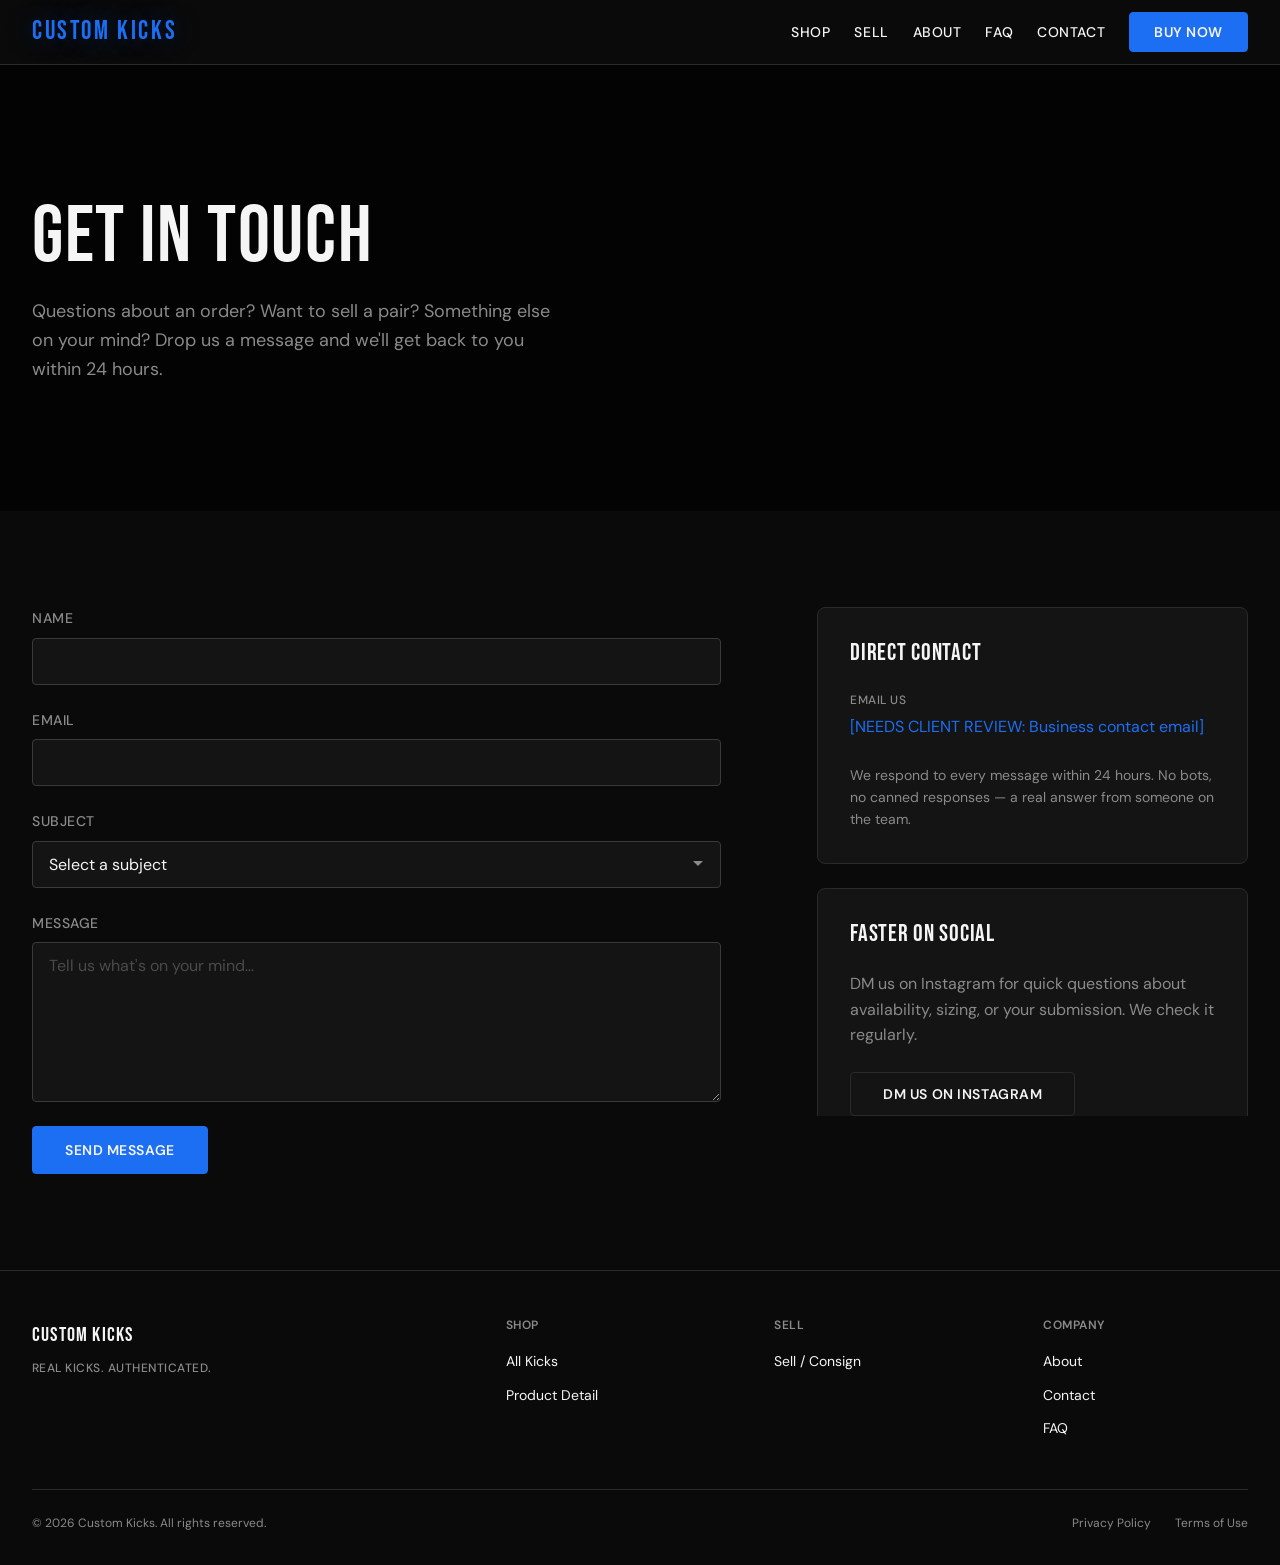
<file: pages/contact/contact.html>
<!DOCTYPE html>
<html lang="en">
<head>
  <meta charset="UTF-8">
  <meta name="viewport" content="width=device-width, initial-scale=1.0">
  <title>Contact Custom Kicks | Sneaker Marketplace Help</title>
  <meta name="description" content="Have a question about an order, a pair you want to sell, or anything else? Reach out to the Custom Kicks team — we respond within 24 hours.">
  <link rel="canonical" href="https://customkicks.com/pages/contact/contact.html">
  <link rel="stylesheet" href="/global/brand.css">
  <link rel="stylesheet" href="/global/global.css">
  <link rel="stylesheet" href="/pages/contact/contact.css">
  <!-- JSON-LD from schema-spec.md — paste verbatim -->
  <!-- SCHEMA TODO (before go-live): confirm siteUrl (replace "https://customkicks.com" with the live domain) -->
  <!-- SCHEMA TODO (before go-live): confirm business contact email to populate contactPoint.email -->
  <!-- SCHEMA TODO (before go-live): confirm phone number if client provides one — add contactPoint.telephone -->
  <script type="application/ld+json">
  {
    "@context": "https://schema.org",
    "@graph": [
      {
        "@type": "ContactPage",
        "@id": "https://customkicks.com/pages/contact/contact.html#contactpage",
        "name": "Contact Custom Kicks",
        "description": "Get in touch with Custom Kicks for questions about orders, buying, selling, or general inquiries. We respond within 24 hours.",
        "url": "https://customkicks.com/pages/contact/contact.html",
        "isPartOf": {
          "@id": "https://customkicks.com/#website"
        },
        "breadcrumb": {
          "@type": "BreadcrumbList",
          "itemListElement": [
            {
              "@type": "ListItem",
              "position": 1,
              "name": "Home",
              "item": "https://customkicks.com"
            },
            {
              "@type": "ListItem",
              "position": 2,
              "name": "Contact",
              "item": "https://customkicks.com/pages/contact/contact.html"
            }
          ]
        }
      }
    ]
  }
  </script>
</head>
<body>

  <a class="skip-link" href="#main-content">Skip to main content</a>

  <!-- NAV — 2-deep variant -->
  <nav class="site-nav" aria-label="Main navigation">
    <div class="nav-inner container">
      <a href="/" class="nav-logo" aria-label="Custom Kicks — Home">CUSTOM KICKS</a>

      <button class="hamburger" aria-label="Open navigation menu" aria-expanded="false" aria-controls="nav-menu">
        <span class="hamburger-line"></span>
        <span class="hamburger-line"></span>
        <span class="hamburger-line"></span>
      </button>

      <ul class="nav-menu" id="nav-menu" role="list">
        <li><a href="/shop" class="nav-link">Shop</a></li>
        <li><a href="/sell-consign" class="nav-link">Sell</a></li>
        <li><a href="/about" class="nav-link">About</a></li>
        <li><a href="/faq" class="nav-link">FAQ</a></li>
        <li><a href="/contact" class="nav-link">Contact</a></li>
        <li><a href="/shop" class="nav-cta">Buy Now</a></li>
      </ul>
    </div>
  </nav>
  <!-- nav-overlay is injected by nav.js — do not add a static element here -->

  <main id="main-content">

    <!-- PAGE HEADER — minimal hero -->
    <!-- Image: Position 26 — white Nike shoe on black background, heavy dark overlay -->
    <section class="contact-header">
      <div class="contact-header__inner container">
        <h1 class="contact-header__h1">Get in Touch</h1>
        <p class="contact-header__body">Questions about an order? Want to sell a pair? Something else on your mind? Drop us a message and we'll get back to you within 24 hours.</p>
      </div>
    </section>

    <!-- CONTACT FORM + INFO — 2-column layout (section-animate) -->
    <section class="section contact-main">
      <div class="container">
        <div class="contact-layout section-animate">

          <!-- Form column -->
          <div class="contact-form-col">
            <form class="contact-form" id="contactForm" novalidate>

              <div class="form-group">
                <label class="form-label" for="contact-name">Name</label>
                <input class="form-input" type="text" id="contact-name" name="name" autocomplete="name" required minlength="2" aria-required="true">
                <span class="form-error" role="alert">Please enter your name.</span>
              </div>

              <div class="form-group">
                <label class="form-label" for="contact-email">Email</label>
                <input class="form-input" type="email" id="contact-email" name="email" autocomplete="email" required aria-required="true">
                <span class="form-error" role="alert">Please enter a valid email address.</span>
              </div>

              <div class="form-group">
                <label class="form-label" for="contact-subject">Subject</label>
                <select class="form-select" id="contact-subject" name="subject" required aria-required="true">
                  <option value="" disabled selected>Select a subject</option>
                  <option value="order">Order Question</option>
                  <option value="selling">Selling Inquiry</option>
                  <option value="authentication">Authentication Question</option>
                  <option value="general">General</option>
                </select>
                <span class="form-error" role="alert">Please select a subject.</span>
              </div>

              <div class="form-group">
                <label class="form-label" for="contact-message">Message</label>
                <textarea class="form-textarea" id="contact-message" name="message" placeholder="Tell us what's on your mind…" required minlength="10" aria-required="true"></textarea>
                <span class="form-error" role="alert">Please enter a message (at least 10 characters).</span>
              </div>

              <button class="btn-primary contact-form__submit" type="submit">Send Message</button>

              <div class="form-success-message" id="contactSuccess" role="status" aria-live="polite">
                Message received. We'll be back to you within 24 hours — usually faster.
              </div>

            </form>
          </div><!-- /.contact-form-col -->

          <!-- Info column -->
          <aside class="contact-info-col">

            <!-- Direct Contact -->
            <div class="contact-info-block">
              <h2 class="contact-info-heading">Direct Contact</h2>
              <dl class="contact-info-list">
                <div class="contact-info-item">
                  <dt class="contact-info-label">Email Us</dt>
                  <!-- COPY FLAG: Business contact email not provided in the client brief. Must be filled in by client before launch. -->
                  <dd class="contact-info-value">
                    <a href="mailto:[NEEDS CLIENT REVIEW: Business contact email]" class="contact-info-link" data-placeholder="true">[NEEDS CLIENT REVIEW: Business contact email]</a>
                  </dd>
                </div>
                <!-- COPY FLAG: Phone number not provided — omit this block if no phone number is provided. -->
                <!--
                <div class="contact-info-item">
                  <dt class="contact-info-label">Call Us</dt>
                  <dd class="contact-info-value">
                    <a href="tel:[NEEDS CLIENT REVIEW: Phone number]" class="contact-info-link">[NEEDS CLIENT REVIEW: Phone number]</a>
                  </dd>
                </div>
                -->
              </dl>
              <p class="contact-info-note">We respond to every message within 24 hours. No bots, no canned responses — a real answer from someone on the team.</p>
            </div>

            <!-- Social Links -->
            <div class="contact-info-block">
              <h2 class="contact-info-heading">Faster on Social</h2>
              <p class="contact-info-body">DM us on Instagram for quick questions about availability, sizing, or your submission. We check it regularly.</p>
              <!-- COPY FLAG: Social handles/URLs not provided — same flag as About page. Use same confirmed handles once client provides them. -->
              <a href="#" class="btn-secondary contact-social-cta" data-placeholder="true">DM Us on Instagram <!-- COPY FLAG: [NEEDS CLIENT REVIEW: Instagram URL] --></a>
            </div>

          </aside><!-- /.contact-info-col -->

        </div><!-- /.contact-layout -->
      </div>
    </section>

  </main>

  <!-- FOOTER — 2-deep variant -->
  <footer class="site-footer" aria-label="Site footer">
    <div class="footer-inner container">

      <div class="footer-top">

        <!-- Brand column -->
        <div class="footer-brand">
          <a href="/" class="footer-brand-name" aria-label="Custom Kicks — Home">CUSTOM KICKS</a>
          <p class="footer-tagline">Real Kicks. Authenticated.</p>
        </div>

        <!-- Shop column -->
        <div class="footer-col">
          <h3 class="footer-col-heading">Shop</h3>
          <ul class="footer-links" role="list">
            <li><a href="/shop" class="footer-link">All Kicks</a></li>
            <li><a href="/product-detail" class="footer-link">Product Detail</a></li>
          </ul>
        </div>

        <!-- Sell column -->
        <div class="footer-col">
          <h3 class="footer-col-heading">Sell</h3>
          <ul class="footer-links" role="list">
            <li><a href="/sell-consign" class="footer-link">Sell / Consign</a></li>
          </ul>
        </div>

        <!-- Company column -->
        <div class="footer-col">
          <h3 class="footer-col-heading">Company</h3>
          <ul class="footer-links" role="list">
            <li><a href="/about" class="footer-link">About</a></li>
            <li><a href="/contact" class="footer-link">Contact</a></li>
            <li><a href="/faq" class="footer-link">FAQ</a></li>
          </ul>
        </div>

      </div><!-- /.footer-top -->

      <div class="footer-bottom">
        <p class="footer-copy">&copy; <span id="copyright-year"></span> Custom Kicks. All rights reserved.</p>
        <div class="footer-legal">
          <!-- PLACEHOLDER: Privacy Policy and Terms pages not in build scope. Replace href="#" when pages are created. -->
          <a href="#" class="footer-legal-link" data-placeholder="true">Privacy Policy</a>
          <a href="#" class="footer-legal-link" data-placeholder="true">Terms of Use</a>
        </div>
      </div><!-- /.footer-bottom -->

    </div><!-- /.footer-inner -->
  </footer>

  <script src="/global/nav.js" defer></script>
  <script src="/pages/contact/contact.js" defer></script>

</body>
</html>
</file>
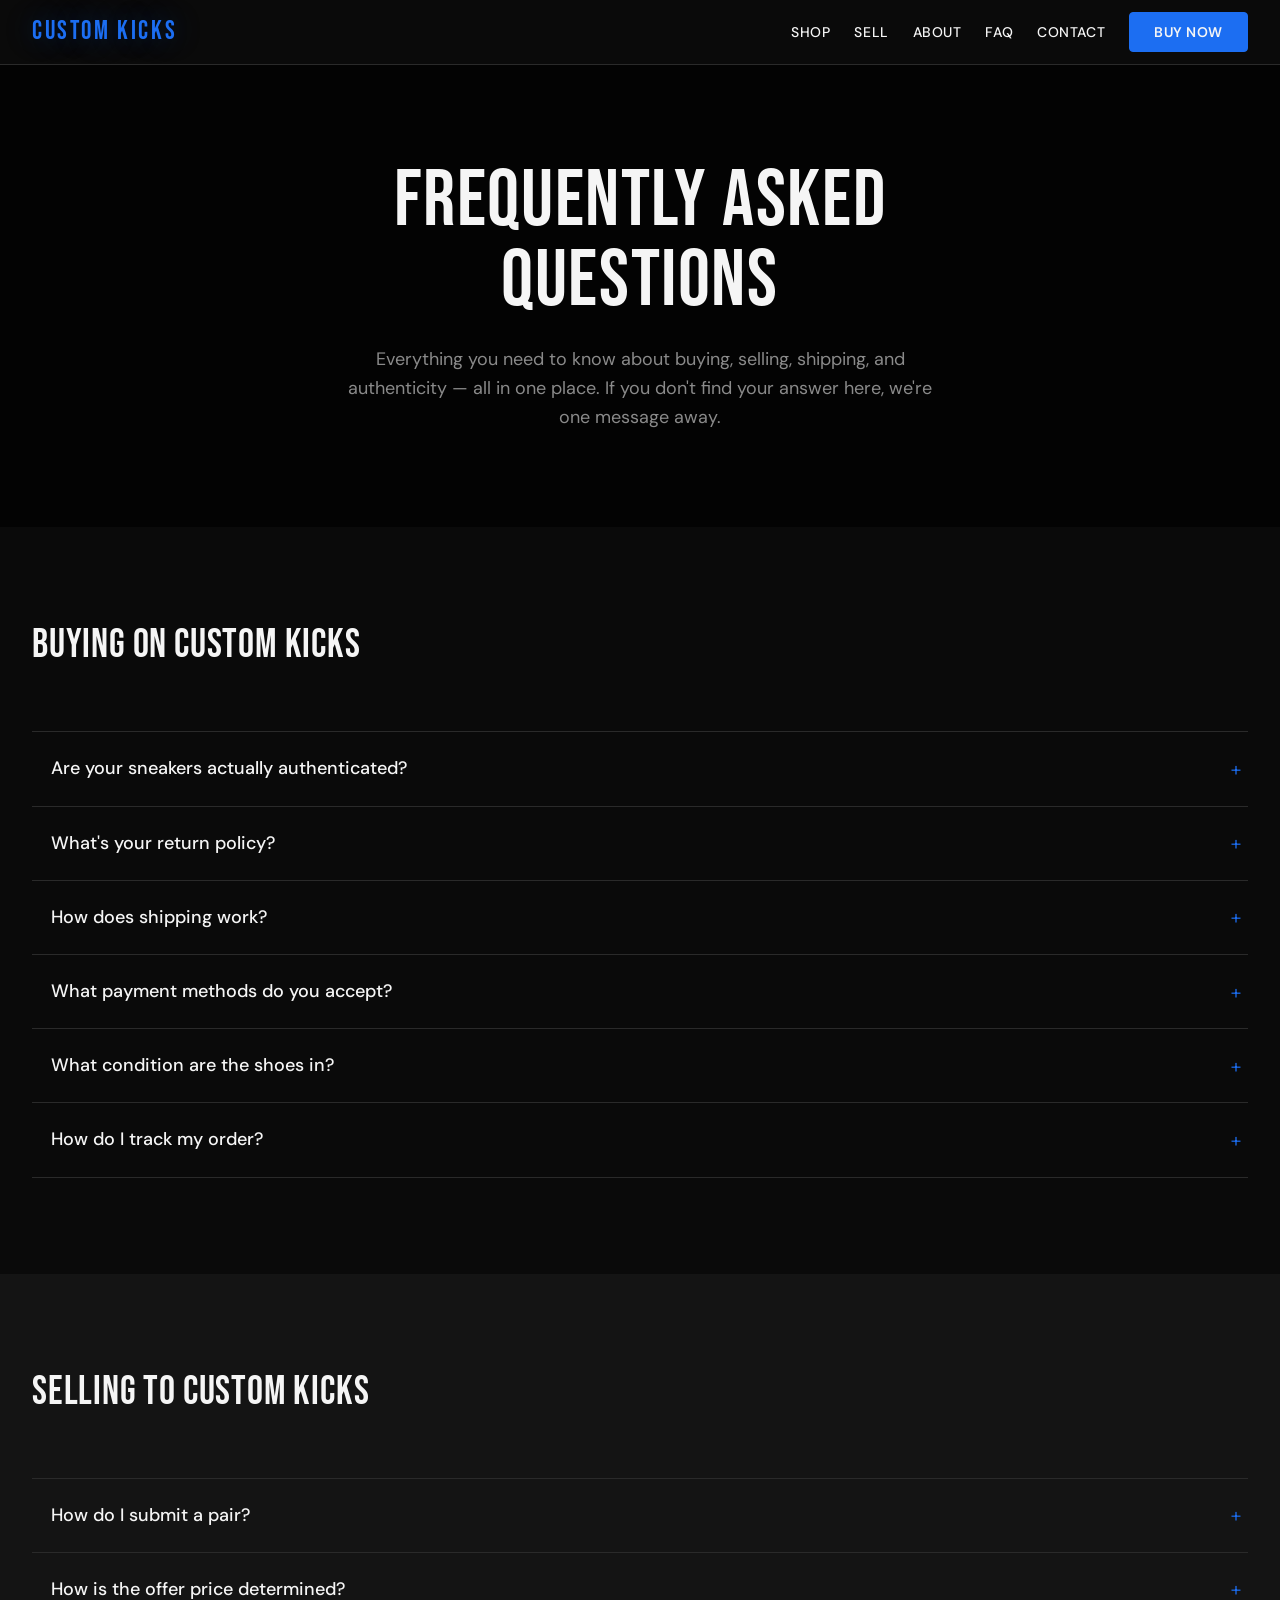
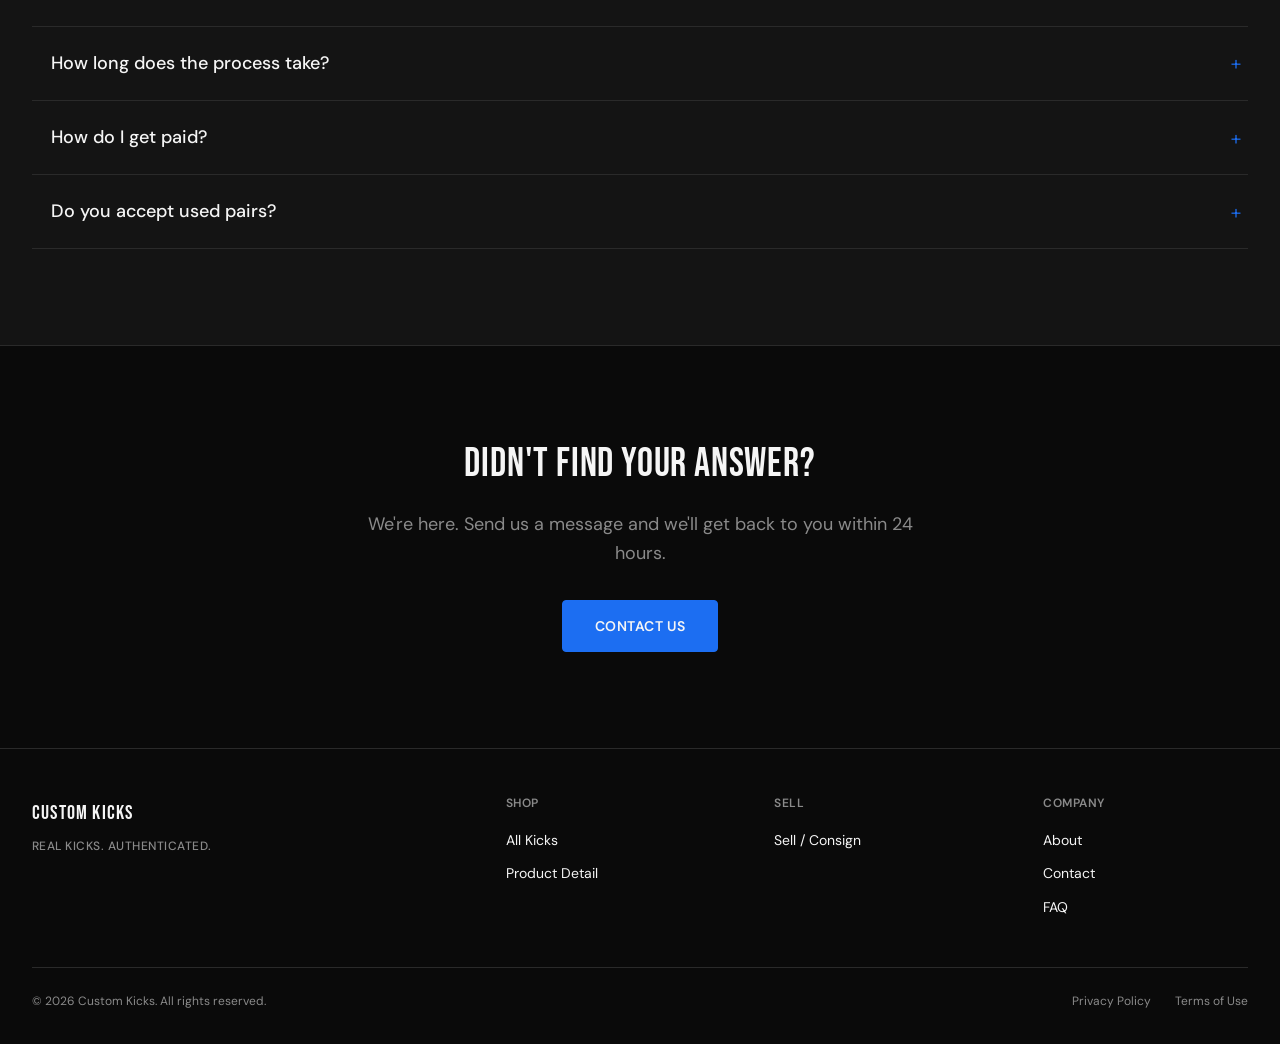
<file: pages/faq/faq.html>
<!DOCTYPE html>
<html lang="en">
<head>
  <meta charset="UTF-8">
  <meta name="viewport" content="width=device-width, initial-scale=1.0">
  <title>Sneaker Buying &amp; Selling FAQ | Custom Kicks</title>
  <meta name="description" content="Find answers to common questions about buying and selling on Custom Kicks — authentication, shipping, returns, payouts, and more.">
  <link rel="canonical" href="https://customkicks.com/faq">
  <link rel="stylesheet" href="/global/brand.css">
  <link rel="stylesheet" href="/global/global.css">
  <link rel="stylesheet" href="/pages/faq/faq.css">

  <!-- JSON-LD: FAQPage schema — pasted verbatim from schema-spec.md -->
  <!-- SCHEMA TODO (before go-live): confirm siteUrl (replace "https://customkicks.com" with the live domain) -->
  <!-- SCHEMA TODO (before go-live): review FAQ answer text against finalized return policy and payout process before go-live; answers below are representative and should be confirmed with client -->
  <script type="application/ld+json">
  {
    "@context": "https://schema.org",
    "@graph": [
      {
        "@type": "FAQPage",
        "@id": "https://customkicks.com/pages/faq/faq.html#faqpage",
        "name": "Frequently Asked Questions — Custom Kicks",
        "description": "Answers to common questions about buying, selling, shipping, authenticity, and payments at Custom Kicks.",
        "url": "https://customkicks.com/pages/faq/faq.html",
        "isPartOf": {
          "@id": "https://customkicks.com/#website"
        },
        "mainEntity": [
          {
            "@type": "Question",
            "name": "Are the shoes on Custom Kicks authentic?",
            "acceptedAnswer": {
              "@type": "Answer",
              "text": "Yes. Every pair in our inventory is verified authentic by Custom Kicks before it is listed for sale. We inspect each shoe against known authentication markers for that specific model and only list pairs we are confident in. We do not list fakes — period."
            }
          },
          {
            "@type": "Question",
            "name": "What is your return policy?",
            "acceptedAnswer": {
              "@type": "Answer",
              "text": "If you receive a pair that does not match the listing description or has an authenticity concern, contact us within 3 days of delivery and we will make it right. Returns are reviewed case by case. Change-of-mind returns are not accepted — all sales are final unless the item is materially misrepresented."
            }
          },
          {
            "@type": "Question",
            "name": "How does shipping work?",
            "acceptedAnswer": {
              "@type": "Answer",
              "text": "Orders are shipped within 1–3 business days of purchase. You will receive a tracking number by email once your pair ships. Shipping carriers and estimated delivery times vary by location. Expedited shipping options may be available at checkout."
            }
          },
          {
            "@type": "Question",
            "name": "What payment methods do you accept?",
            "acceptedAnswer": {
              "@type": "Answer",
              "text": "We accept all major credit and debit cards. Additional payment options may be available at checkout. All transactions are processed securely."
            }
          },
          {
            "@type": "Question",
            "name": "What condition are the shoes in?",
            "acceptedAnswer": {
              "@type": "Answer",
              "text": "Each listing specifies the condition of the shoe — either Deadstock (unworn, tags attached, in original box) or Used (worn, with an honest condition description noting any wear, creasing, or cosmetic details). Read the listing description and condition notes carefully before purchasing."
            }
          },
          {
            "@type": "Question",
            "name": "How do I submit a pair for resale?",
            "acceptedAnswer": {
              "@type": "Answer",
              "text": "Use our Sell / Consign page to submit your pair. Fill out the form with the shoe brand, model, size, condition, and your asking price. We review every submission and reach out with an offer if it is a fit for our inventory. The process typically takes 3–5 business days from submission to offer."
            }
          },
          {
            "@type": "Question",
            "name": "Do you buy used shoes?",
            "acceptedAnswer": {
              "@type": "Answer",
              "text": "Yes, we consider used pairs in good condition. The shoe must be authentic, and the condition must be accurately described in your submission. Heavily worn, damaged, or altered shoes are generally not accepted. Submit your pair and we will evaluate it on a case-by-case basis."
            }
          }
        ]
      }
    ]
  }
  </script>
</head>
<body>

  <a class="skip-link" href="#main-content">Skip to main content</a>

  <!-- Nav — 2-deep variant -->
  <nav class="site-nav" aria-label="Main navigation">
    <div class="nav-inner container">
      <a href="/" class="nav-logo" aria-label="Custom Kicks — Home">CUSTOM KICKS</a>

      <button class="hamburger" aria-label="Open navigation menu" aria-expanded="false" aria-controls="nav-menu">
        <span class="hamburger-line"></span>
        <span class="hamburger-line"></span>
        <span class="hamburger-line"></span>
      </button>

      <ul class="nav-menu" id="nav-menu" role="list">
        <li><a href="/shop" class="nav-link">Shop</a></li>
        <li><a href="/sell-consign" class="nav-link">Sell</a></li>
        <li><a href="/about" class="nav-link">About</a></li>
        <li><a href="/faq" class="nav-link">FAQ</a></li>
        <li><a href="/contact" class="nav-link">Contact</a></li>
        <li><a href="/shop" class="nav-cta">Buy Now</a></li>
      </ul>
    </div>
  </nav>
  <!-- nav-overlay is injected by nav.js — do not add a static element here -->

  <main id="main-content">

    <!-- ============================================================
         PAGE HEADER — minimal dark hero
         Image: Position 27 from image-spec.md
         CDN: photo-1608231387042-66d1773070a5
         ============================================================ -->
    <header class="faq-hero section-animate">
      <div class="faq-hero__inner container">
        <h1 class="faq-hero__heading">Frequently Asked Questions</h1>
        <p class="faq-hero__body">Everything you need to know about buying, selling, shipping, and authenticity — all in one place. If you don't find your answer here, we're one message away.</p>
      </div>
    </header>

    <!-- ============================================================
         BUYER FAQ — accordion using native <details>/<summary>
         ============================================================ -->
    <section class="faq-section section section-animate" aria-labelledby="buyer-faq-heading">
      <div class="container">
        <h2 class="faq-section__heading" id="buyer-faq-heading">Buying on Custom Kicks</h2>

        <div class="faq-accordion">

          <details class="faq-item">
            <summary class="faq-question">
              <span class="faq-question__text">Are your sneakers actually authenticated?</span>
              <span class="faq-question__indicator" aria-hidden="true">+</span>
            </summary>
            <div class="faq-answer">
              <p>Every pair on Custom Kicks is inspected and authenticated before it's listed. We check construction, materials, labeling, and box details against known authentic references. If it doesn't pass, it doesn't get listed — full stop.</p>
            </div>
          </details>

          <details class="faq-item">
            <summary class="faq-question">
              <span class="faq-question__text">What's your return policy?</span>
              <span class="faq-question__indicator" aria-hidden="true">+</span>
            </summary>
            <div class="faq-answer">
              <!-- COPY FLAG: Return policy not defined in the client brief. Approximate answer below — update with confirmed policy. -->
              <p>We stand behind every listing. If a pair arrives materially different from how it was described, contact us within 48 hours of delivery — we issue a full refund or replacement. All sales are final on accurately described pairs.</p>
            </div>
          </details>

          <details class="faq-item">
            <summary class="faq-question">
              <span class="faq-question__text">How does shipping work?</span>
              <span class="faq-question__indicator" aria-hidden="true">+</span>
            </summary>
            <div class="faq-answer">
              <!-- COPY FLAG: Processing/shipping time not specified — update with confirmed SLA. -->
              <p>Once your order is confirmed, we ship within <span data-placeholder="true">[NEEDS CLIENT REVIEW: processing time, e.g., 1–3 business days]</span>. You'll receive a tracking number by email. Pairs are packed to protect them in transit.</p>
            </div>
          </details>

          <details class="faq-item">
            <summary class="faq-question">
              <span class="faq-question__text">What payment methods do you accept?</span>
              <span class="faq-question__indicator" aria-hidden="true">+</span>
            </summary>
            <div class="faq-answer">
              <!-- COPY FLAG: Payment methods depend on checkout implementation — confirm before launch. -->
              <p>We accept all major credit cards, PayPal, and Apple Pay.</p>
            </div>
          </details>

          <details class="faq-item">
            <summary class="faq-question">
              <span class="faq-question__text">What condition are the shoes in?</span>
              <span class="faq-question__indicator" aria-hidden="true">+</span>
            </summary>
            <div class="faq-answer">
              <p>Every listing includes a specific condition description — Deadstock, New with Box, Used — Excellent, or Used — Good. We describe condition honestly. If a pair has a scuff on the toe or a crease in the box, we'll say so.</p>
            </div>
          </details>

          <details class="faq-item">
            <summary class="faq-question">
              <span class="faq-question__text">How do I track my order?</span>
              <span class="faq-question__indicator" aria-hidden="true">+</span>
            </summary>
            <div class="faq-answer">
              <p>You'll receive a shipping confirmation email with a tracking link as soon as your order ships. Use that link to follow your pair door-to-door.</p>
            </div>
          </details>

        </div><!-- /.faq-accordion -->
      </div>
    </section>

    <!-- ============================================================
         SELLER FAQ — accordion using native <details>/<summary>
         ============================================================ -->
    <section class="faq-section faq-section--alt section section-animate" aria-labelledby="seller-faq-heading">
      <div class="container">
        <h2 class="faq-section__heading" id="seller-faq-heading">Selling to Custom Kicks</h2>

        <div class="faq-accordion">

          <details class="faq-item">
            <summary class="faq-question">
              <span class="faq-question__text">How do I submit a pair?</span>
              <span class="faq-question__indicator" aria-hidden="true">+</span>
            </summary>
            <div class="faq-answer">
              <p>Head to our <a href="/sell-consign" class="faq-inline-link">Sell page</a>, fill out the submission form with the basics — brand, model, size, condition, and your asking price — and hit submit. Our team reviews every submission and follows up directly.</p>
            </div>
          </details>

          <details class="faq-item">
            <summary class="faq-question">
              <span class="faq-question__text">How is the offer price determined?</span>
              <span class="faq-question__indicator" aria-hidden="true">+</span>
            </summary>
            <div class="faq-answer">
              <p>We price based on current resale market data for that specific model, colorway, and size. We don't lowball — our offers reflect what the market actually pays.</p>
            </div>
          </details>

          <details class="faq-item">
            <summary class="faq-question">
              <span class="faq-question__text">How long does the process take?</span>
              <span class="faq-question__indicator" aria-hidden="true">+</span>
            </summary>
            <div class="faq-answer">
              <!-- COPY FLAG: Seller review turnaround time not confirmed — update with client SLA. -->
              <p>We review submissions and follow up within <span data-placeholder="true">[NEEDS CLIENT REVIEW: turnaround time, e.g., 24–48 hours]</span>. Once you accept an offer and ship the pair, payment is released after we receive and authenticate it.</p>
            </div>
          </details>

          <details class="faq-item">
            <summary class="faq-question">
              <span class="faq-question__text">How do I get paid?</span>
              <span class="faq-question__indicator" aria-hidden="true">+</span>
            </summary>
            <div class="faq-answer">
              <!-- COPY FLAG: Payout method not confirmed — update with confirmed payment method. -->
              <p>Payment is sent to you directly once your pair clears our final inspection. We'll confirm the method when we send the offer.</p>
            </div>
          </details>

          <details class="faq-item">
            <summary class="faq-question">
              <span class="faq-question__text">Do you accept used pairs?</span>
              <span class="faq-question__indicator" aria-hidden="true">+</span>
            </summary>
            <div class="faq-answer">
              <p>Yes — condition matters, but used pairs in good-to-excellent condition are welcome. We authenticate used pairs the same way we authenticate new ones. Be honest in your submission description and we'll be straight with you on the offer.</p>
            </div>
          </details>

        </div><!-- /.faq-accordion -->
      </div>
    </section>

    <!-- ============================================================
         STILL HAVE QUESTIONS CTA STRIP
         ============================================================ -->
    <section class="faq-cta section section-animate" aria-labelledby="faq-cta-heading">
      <div class="container">
        <div class="faq-cta__inner">
          <h2 class="faq-cta__heading" id="faq-cta-heading">Didn't Find Your Answer?</h2>
          <p class="faq-cta__body">We're here. Send us a message and we'll get back to you within 24 hours.</p>
          <a href="/contact" class="btn-primary faq-cta__btn">Contact Us</a>
        </div>
      </div>
    </section>

  </main>

  <!-- Footer — 2-deep variant -->
  <footer class="site-footer" aria-label="Site footer">
    <div class="footer-inner container">

      <div class="footer-top">

        <!-- Brand column -->
        <div class="footer-brand">
          <a href="/" class="footer-brand-name" aria-label="Custom Kicks — Home">CUSTOM KICKS</a>
          <p class="footer-tagline">Real Kicks. Authenticated.</p>
        </div>

        <!-- Shop column -->
        <div class="footer-col">
          <h3 class="footer-col-heading">Shop</h3>
          <ul class="footer-links" role="list">
            <li><a href="/shop" class="footer-link">All Kicks</a></li>
            <li><a href="/product-detail" class="footer-link">Product Detail</a></li>
          </ul>
        </div>

        <!-- Sell column -->
        <div class="footer-col">
          <h3 class="footer-col-heading">Sell</h3>
          <ul class="footer-links" role="list">
            <li><a href="/sell-consign" class="footer-link">Sell / Consign</a></li>
          </ul>
        </div>

        <!-- Company column -->
        <div class="footer-col">
          <h3 class="footer-col-heading">Company</h3>
          <ul class="footer-links" role="list">
            <li><a href="/about" class="footer-link">About</a></li>
            <li><a href="/contact" class="footer-link">Contact</a></li>
            <li><a href="/faq" class="footer-link">FAQ</a></li>
          </ul>
        </div>

      </div><!-- /.footer-top -->

      <div class="footer-bottom">
        <p class="footer-copy">&copy; <span id="copyright-year"></span> Custom Kicks. All rights reserved.</p>
        <div class="footer-legal">
          <!-- PLACEHOLDER: Privacy Policy and Terms pages not in build scope. Replace href="#" when pages are created. -->
          <a href="#" class="footer-legal-link" data-placeholder="true">Privacy Policy</a>
          <a href="#" class="footer-legal-link" data-placeholder="true">Terms of Use</a>
        </div>
      </div><!-- /.footer-bottom -->

    </div><!-- /.footer-inner -->
  </footer>

  <script src="/global/nav.js" defer></script>
  <!-- FAQ accordion is implemented with native HTML <details>/<summary> — no JS required -->

</body>
</html>
</file>
<file: global/brand.css>
/* Brand — Custom Kicks */
/* Generated by Brand Agent (Agent 2) — 2026-03-10 */
/* Do not hardcode colors or fonts in page CSS files — use these variables exclusively */

@import url('https://fonts.googleapis.com/css2?family=Bebas+Neue&family=DM+Sans:wght@300;400;500;600&display=swap');

:root {
  /* ============================================================
     COLORS — Core Palette
     ============================================================ */

  /* Primary — Pitch Black: site canvas, maximum contrast for product photography */
  --color-primary: #0A0A0A;

  /* Secondary — Pure White: primary text, headings, key UI labels */
  --color-secondary: #F5F5F5;

  /* Neutral Dark — Surface Dark: card backgrounds, alternate section backgrounds */
  --color-neutral-dark: #141414;

  /* Neutral Light — Surface Mid: navbar, modals, hover card elevation */
  --color-neutral-light: #1A1A1A;

  /* Accent — Electric Blue: CTAs, price highlights, hover states, focus rings */
  /* Use sparingly — one action element per visual region */
  --color-accent: #1C6EF2;

  /* ============================================================
     COLORS — RGB Channel Variables
     (Use with rgba() for overlays, shadows, and semi-transparent states)
     ============================================================ */
  --color-primary-rgb: 10, 10, 10;
  --color-secondary-rgb: 245, 245, 245;
  --color-accent-rgb: 28, 110, 242;

  /* ============================================================
     COLORS — Utility
     ============================================================ */

  /* Secondary body text, metadata, supporting labels */
  --color-text-muted: #8A8A8A;

  /* Placeholder text, disabled states, decorative/inactive labels */
  --color-text-lighter: #4A4A4A;

  /* Card borders, dividers, section separators */
  --color-border: #2A2A2A;

  /* Form input borders — slightly lighter than --color-border for contrast */
  --color-input-border: #3A3A3A;

  /* Error state — form validation errors, input error borders */
  --color-error: #E04444;

  /* ============================================================
     TYPOGRAPHY — Font Families
     ============================================================ */

  /* Display: Bebas Neue — condensed, architectural, editorial */
  /* Use for: H1, H2, H3, hero type, stamp/label display text */
  --font-display: 'Bebas Neue', sans-serif;

  /* Body: DM Sans — geometric humanist, excellent UI readability */
  /* Use for: paragraphs, UI labels, nav items, buttons, captions */
  --font-body: 'DM Sans', sans-serif;

  /* ============================================================
     TYPOGRAPHY — Font Sizes
     ============================================================ */

  --text-h1-hero: 80px;   /* Full-viewport hero headings */
  --text-h1: 56px;        /* Page-level H1 headings */
  --text-h2: 40px;        /* Section headings */
  --text-h3: 24px;        /* Sub-section headings, card headings */
  --text-body-lg: 18px;   /* Lead paragraphs, feature descriptions */
  --text-body: 16px;      /* Standard body copy */
  --text-ui: 14px;        /* UI labels, nav items, button text */
  --text-small: 12px;     /* Captions, badges, metadata */
  --text-price: 28px;     /* Product price — DM Sans 600 */

  /* ============================================================
     TYPOGRAPHY — Letter Spacing
     ============================================================ */

  --tracking-display: 0.02em;       /* Bebas Neue headings */
  --tracking-display-wide: 0.03em;  /* H3-level Bebas Neue */
  --tracking-ui: 0.04em;            /* UI labels, all-caps text */
  --tracking-stamp: 0.2em;          /* Authentication stamp */

  /* ============================================================
     TYPOGRAPHY — Line Heights
     ============================================================ */

  --leading-tight: 1.0;   /* H1 hero */
  --leading-snug: 1.1;    /* H1 page, H2 */
  --leading-normal: 1.2;  /* H3, price */
  --leading-body: 1.6;    /* Body copy */
  --leading-ui: 1.4;      /* UI labels */
  --leading-caption: 1.5; /* Small/caption */

  /* ============================================================
     SPACING SCALE — 8px base unit
     ============================================================ */

  --space-xs:  8px;    /* Tight component gaps — icon + label, tag + tag */
  --space-sm:  16px;   /* Internal card padding, inline button padding */
  --space-md:  24px;   /* Between elements within a section */
  --space-lg:  32px;   /* Between section sub-blocks */
  --space-xl:  48px;   /* Mobile section vertical padding */
  --space-2xl: 64px;   /* Component-level vertical rhythm */
  --space-3xl: 96px;   /* Desktop section vertical padding */

  /* ============================================================
     LAYOUT
     ============================================================ */

  --container-max: 1280px;
  --section-padding: 96px;
  --section-padding-mobile: 48px;
  --container-padding: 16px;

  /* ============================================================
     BORDERS & RADIUS
     ============================================================ */

  --border-card: 1px solid var(--color-border);
  --border-accent: 3px solid var(--color-accent);
  --border-input: 1px solid var(--color-input-border);

  --radius-sm: 4px;
  --radius-md: 8px;

  /* ============================================================
     TRANSITIONS
     ============================================================ */

  --transition-fast: 0.2s ease;
  --transition-base: 0.3s ease;
}
</file>
<file: global/global.css>
/* =============================================================
   global.css — Custom Kicks
   Generated by UI/UX Designer (Agent 3) — 2026-03-10
   Mobile-first. All desktop upgrades use min-width: 769px only.
   Max-width media queries are prohibited.
   ============================================================= */

/* Import brand tokens — must be first */
@import url('./brand.css');

/* =============================================================
   COMMITTED MOTION MOMENTS — do not add to this list
   1. Hero entrance (index.html): staggered fade-up H1 → subhead → CTA
      150ms stagger, 350ms ease-out per element, CSS animation on DOM ready
   2. Product card hover (Shop + Home featured drops):
      border-color #2A2A2A → #1C6EF2, "View Details" overlay fade-in, 200ms ease
   3. Section entrance (all pages):
      .section-animate → .is-visible via IntersectionObserver
      opacity 0→1, translateY 24px→0, 500ms ease, fires once
   ============================================================= */


/* =============================================================
   CSS RESET
   ============================================================= */

*,
*::before,
*::after {
  box-sizing: border-box;
  margin: 0;
  padding: 0;
}

html {
  scroll-behavior: smooth;
  -webkit-text-size-adjust: 100%;
}

body {
  background-color: var(--color-primary);
  color: var(--color-secondary);
  font-family: var(--font-body);
  font-size: var(--text-body);
  line-height: var(--leading-body);
  font-weight: 400;
  -webkit-font-smoothing: antialiased;
  -moz-osx-font-smoothing: grayscale;
  overflow-x: hidden;
}

img,
video {
  display: block;
  max-width: 100%;
  height: auto;
}

a {
  color: inherit;
  text-decoration: none;
}

ul,
ol {
  list-style: none;
}

button {
  cursor: pointer;
  background: none;
  border: none;
  font-family: var(--font-body);
  color: inherit;
}

input,
textarea,
select {
  font-family: var(--font-body);
  font-size: var(--text-body);
  color: var(--color-secondary);
}

h1,
h2,
h3,
h4,
h5,
h6 {
  font-family: var(--font-display);
  font-weight: 400;
  line-height: var(--leading-snug);
  letter-spacing: var(--tracking-display);
  color: var(--color-secondary);
}


/* =============================================================
   SKIP LINK — visually hidden until focused (WCAG AA)
   ============================================================= */

.skip-link {
  position: absolute;
  top: -100%;
  left: var(--space-sm);
  z-index: 9999;
  padding: var(--space-xs) var(--space-sm);
  background-color: var(--color-accent);
  color: var(--color-secondary);
  font-family: var(--font-body);
  font-size: var(--text-ui);
  font-weight: 500;
  letter-spacing: var(--tracking-ui);
  border-radius: var(--radius-sm);
  transition: top var(--transition-fast);
}

.skip-link:focus {
  top: var(--space-sm);
  outline: 2px solid var(--color-secondary);
  outline-offset: 2px;
}


/* =============================================================
   LAYOUT — Container
   ============================================================= */

.container {
  max-width: var(--container-max);
  margin: 0 auto;
  padding: 0 var(--container-padding);
}

@media (min-width: 769px) {
  .container {
    padding: 0 var(--space-lg);
  }
}


/* =============================================================
   SECTIONS
   ============================================================= */

.section {
  padding: var(--space-xl) 0;
}

@media (min-width: 769px) {
  .section {
    padding: var(--space-3xl) 0;
  }
}

/* Alternate section background — creates surface depth without color */
.section--alt {
  background-color: var(--color-neutral-dark);
}

.section-heading {
  font-size: var(--text-h2);
  letter-spacing: var(--tracking-display);
  margin-bottom: var(--space-lg);
}

.section-subheading {
  font-size: var(--text-body-lg);
  color: var(--color-text-muted);
  font-weight: 400;
  line-height: var(--leading-body);
  margin-top: var(--space-xs);
  margin-bottom: var(--space-lg);
}


/* =============================================================
   BUTTONS
   ============================================================= */

.btn-primary {
  display: inline-block;
  padding: 14px var(--space-lg);
  background-color: var(--color-accent);
  color: var(--color-secondary);
  font-family: var(--font-body);
  font-size: var(--text-ui);
  font-weight: 600;
  letter-spacing: var(--tracking-ui);
  text-transform: uppercase;
  border-radius: var(--radius-sm);
  border: 1px solid var(--color-accent);
  transition: background-color var(--transition-fast), border-color var(--transition-fast), color var(--transition-fast);
  text-align: center;
  cursor: pointer;
}

.btn-primary:hover,
.btn-primary:focus-visible {
  background-color: transparent;
  color: var(--color-accent);
  outline: none;
}

.btn-primary:focus-visible {
  outline: 2px solid var(--color-accent);
  outline-offset: 3px;
}

.btn-secondary {
  display: inline-block;
  padding: 14px var(--space-lg);
  background-color: transparent;
  color: var(--color-secondary);
  font-family: var(--font-body);
  font-size: var(--text-ui);
  font-weight: 600;
  letter-spacing: var(--tracking-ui);
  text-transform: uppercase;
  border-radius: var(--radius-sm);
  border: 1px solid var(--color-border);
  transition: border-color var(--transition-fast), color var(--transition-fast);
  text-align: center;
  cursor: pointer;
}

.btn-secondary:hover,
.btn-secondary:focus-visible {
  border-color: var(--color-secondary);
  outline: none;
}

.btn-secondary:focus-visible {
  outline: 2px solid var(--color-secondary);
  outline-offset: 3px;
}


/* =============================================================
   NAV — Mobile first
   ============================================================= */

.site-nav {
  position: sticky;
  top: 0;
  z-index: 100;
  background-color: var(--color-primary);
  border-bottom: 1px solid var(--color-border);
}

.nav-inner {
  display: flex;
  align-items: center;
  justify-content: space-between;
  height: 64px;
}

.nav-logo {
  font-family: var(--font-display);
  font-size: 26px;
  letter-spacing: 0.1em;
  color: var(--color-accent);
  text-decoration: none;
  flex-shrink: 0;
  text-shadow: 0 0 28px rgba(28, 110, 242, 0.35);
}

.nav-logo:hover {
  color: var(--color-accent);
  text-shadow: 0 0 36px rgba(28, 110, 242, 0.55);
}

/* Hamburger — mobile only */
.hamburger {
  display: flex;
  flex-direction: column;
  justify-content: space-between;
  width: 24px;
  height: 18px;
  padding: 0;
  background: none;
  border: none;
  cursor: pointer;
  z-index: 101;
}

.hamburger-line {
  display: block;
  width: 100%;
  height: 2px;
  background-color: var(--color-secondary);
  border-radius: 2px;
  transition: transform var(--transition-base), opacity var(--transition-base);
}

/* Hamburger → X when nav is open */
.nav-open .hamburger .hamburger-line:nth-child(1) {
  transform: translateY(8px) rotate(45deg);
}

.nav-open .hamburger .hamburger-line:nth-child(2) {
  opacity: 0;
}

.nav-open .hamburger .hamburger-line:nth-child(3) {
  transform: translateY(-8px) rotate(-45deg);
}

/* Mobile nav menu — off-canvas, slides in from right */
.nav-menu {
  display: flex;
  flex-direction: column;
  position: fixed;
  top: 64px;
  right: 0;
  bottom: 0;
  width: min(280px, 85vw);
  background-color: var(--color-neutral-light);
  border-left: 1px solid var(--color-border);
  padding: var(--space-lg) var(--space-md);
  gap: var(--space-xs);
  transform: translateX(100%);
  transition: transform var(--transition-base);
  overflow-y: auto;
  /* Hidden from assistive tech when closed */
  visibility: hidden;
}

.nav-open .nav-menu {
  transform: translateX(0);
  visibility: visible;
}

.nav-link {
  display: block;
  padding: var(--space-xs) 0;
  font-family: var(--font-body);
  font-size: var(--text-ui);
  font-weight: 500;
  letter-spacing: var(--tracking-ui);
  text-transform: uppercase;
  color: var(--color-secondary);
  transition: color var(--transition-fast);
}

.nav-link:hover {
  color: var(--color-accent);
}

.nav-cta {
  display: inline-block;
  margin-top: var(--space-sm);
  padding: 10px var(--space-md);
  background-color: var(--color-accent);
  color: var(--color-secondary);
  font-family: var(--font-body);
  font-size: var(--text-ui);
  font-weight: 600;
  letter-spacing: var(--tracking-ui);
  text-transform: uppercase;
  border-radius: var(--radius-sm);
  border: 1px solid var(--color-accent);
  transition: background-color var(--transition-fast), color var(--transition-fast);
  text-align: center;
}

.nav-cta:hover {
  background-color: transparent;
  color: var(--color-accent);
}

/* Desktop nav — horizontal layout */
@media (min-width: 769px) {
  .hamburger {
    display: none;
  }

  .nav-menu {
    position: static;
    flex-direction: row;
    align-items: center;
    width: auto;
    background-color: transparent;
    border-left: none;
    padding: 0;
    gap: var(--space-md);
    transform: none;
    transition: none;
    visibility: visible;
    overflow: visible;
  }

  .nav-open .nav-menu {
    transform: none;
  }

  .nav-link {
    padding: 0;
    font-size: var(--text-ui);
  }

  .nav-cta {
    margin-top: 0;
    padding: 8px var(--space-md);
  }
}

/* Overlay behind mobile menu */
.nav-overlay {
  display: none;
  position: fixed;
  inset: 0;
  top: 64px;
  background-color: rgba(var(--color-primary-rgb), 0.7);
  z-index: 99;
}

.nav-open .nav-overlay {
  display: block;
}


/* =============================================================
   FOOTER
   ============================================================= */

.site-footer {
  background-color: var(--color-primary);
  border-top: 1px solid var(--color-border);
  padding: var(--space-xl) 0 var(--space-lg);
}

.footer-top {
  display: grid;
  grid-template-columns: 1fr;
  gap: var(--space-lg);
  margin-bottom: var(--space-lg);
}

@media (min-width: 769px) {
  .footer-top {
    grid-template-columns: 2fr 1fr 1fr 1fr;
    gap: var(--space-2xl);
    margin-bottom: var(--space-xl);
  }
}

.footer-brand-name {
  display: block;
  font-family: var(--font-display);
  font-size: 20px;
  letter-spacing: 0.06em;
  color: var(--color-secondary);
  margin-bottom: var(--space-xs);
}

.footer-brand-name:hover {
  color: var(--color-secondary);
}

.footer-tagline {
  font-size: var(--text-small);
  color: var(--color-text-muted);
  letter-spacing: var(--tracking-ui);
  text-transform: uppercase;
  font-weight: 500;
}

.footer-col-heading {
  font-family: var(--font-body);
  font-size: var(--text-small);
  font-weight: 600;
  letter-spacing: var(--tracking-ui);
  text-transform: uppercase;
  color: var(--color-text-muted);
  margin-bottom: var(--space-sm);
}

.footer-links {
  display: flex;
  flex-direction: column;
  gap: var(--space-xs);
}

.footer-link {
  font-size: var(--text-ui);
  font-weight: 400;
  color: var(--color-secondary);
  transition: color var(--transition-fast);
}

.footer-link:hover {
  color: var(--color-accent);
}

.footer-bottom {
  display: flex;
  flex-direction: column;
  gap: var(--space-xs);
  padding-top: var(--space-md);
  border-top: 1px solid var(--color-border);
}

@media (min-width: 769px) {
  .footer-bottom {
    flex-direction: row;
    align-items: center;
    justify-content: space-between;
  }
}

.footer-copy {
  font-size: var(--text-small);
  color: var(--color-text-muted);
}

.footer-legal {
  display: flex;
  gap: var(--space-md);
}

.footer-legal-link {
  font-size: var(--text-small);
  color: var(--color-text-muted);
  transition: color var(--transition-fast);
}

.footer-legal-link:hover {
  color: var(--color-secondary);
}


/* =============================================================
   SECTION ENTRANCE ANIMATIONS — IntersectionObserver
   Only .section-animate elements are observed.
   Nav.js adds .is-visible when element enters viewport.
   Hero entrance is handled separately in index.html.
   ============================================================= */

.section-animate {
  opacity: 0;
  transform: translateY(24px);
  transition: opacity 500ms ease, transform 500ms ease;
}

.section-animate.is-visible {
  opacity: 1;
  transform: translateY(0);
}

/* Respect prefers-reduced-motion — disable all transitions/animations */
@media (prefers-reduced-motion: reduce) {
  .section-animate {
    opacity: 1;
    transform: none;
    transition: none;
  }

  .section-animate.is-visible {
    opacity: 1;
    transform: none;
  }

  .hamburger-line {
    transition: none;
  }

  .nav-menu {
    transition: none;
  }
}


/* =============================================================
   HERO ENTRANCE — Staggered fade-up (index.html)
   Classes applied on DOM ready. Three elements, 150ms stagger.
   ============================================================= */

.hero-animate {
  opacity: 0;
  transform: translateY(24px);
}

.hero-animate.hero-visible {
  animation: heroFadeUp 350ms ease-out forwards;
}

.hero-animate--delay-1 {
  animation-delay: 150ms;
}

.hero-animate--delay-2 {
  animation-delay: 300ms;
}

@keyframes heroFadeUp {
  from {
    opacity: 0;
    transform: translateY(24px);
  }
  to {
    opacity: 1;
    transform: translateY(0);
  }
}

@media (prefers-reduced-motion: reduce) {
  .hero-animate {
    opacity: 1;
    transform: none;
    animation: none;
  }
}


/* =============================================================
   PRODUCT CARD — Base styles (used by Home featured drops + Shop)
   Page-level CSS handles grid layout; base card styles live here.
   ============================================================= */

.product-card {
  background-color: var(--color-neutral-dark);
  border: 1px solid var(--color-border);
  border-radius: var(--radius-md);
  overflow: hidden;
  transition: border-color var(--transition-fast);
  display: flex;
  flex-direction: column;
  position: relative;
}

.product-card:hover {
  border-color: var(--color-accent);
}

.product-card__image-wrap {
  position: relative;
  aspect-ratio: 4 / 3;
  background-color: var(--color-primary);
  overflow: hidden;
}

.product-card__image-wrap img {
  width: 100%;
  height: 100%;
  object-fit: cover;
  display: block;
}

/* "View Details" overlay — visible on card hover */
.product-card__overlay {
  position: absolute;
  bottom: 0;
  left: 0;
  right: 0;
  padding: var(--space-sm);
  background: linear-gradient(to top, rgba(var(--color-primary-rgb), 0.85) 0%, rgba(var(--color-primary-rgb), 0) 100%);
  display: flex;
  justify-content: center;
  align-items: flex-end;
  opacity: 0;
  transition: opacity var(--transition-fast);
}

.product-card:hover .product-card__overlay {
  opacity: 1;
}

.product-card__overlay-text {
  font-family: var(--font-body);
  font-size: var(--text-ui);
  font-weight: 600;
  letter-spacing: var(--tracking-ui);
  text-transform: uppercase;
  color: var(--color-secondary);
}

/* Authentication stamp — brand element (see brand-guide.md) */
.auth-stamp {
  position: absolute;
  bottom: 12px;
  left: 12px;
  font-family: var(--font-display);
  font-size: 11px;
  letter-spacing: var(--tracking-stamp);
  color: var(--color-secondary);
  opacity: 0.12;
  transform: rotate(-12deg);
  transform-origin: bottom left;
  pointer-events: none;
  user-select: none;
  text-transform: uppercase;
}

.product-card__body {
  padding: var(--space-sm);
  display: flex;
  flex-direction: column;
  gap: var(--space-xs);
  flex: 1;
}

.product-card__brand {
  font-size: var(--text-small);
  font-weight: 500;
  letter-spacing: var(--tracking-ui);
  text-transform: uppercase;
  color: var(--color-text-muted);
}

.product-card__name {
  font-size: var(--text-body);
  font-weight: 500;
  color: var(--color-secondary);
  line-height: var(--leading-normal);
}

.product-card__meta {
  display: flex;
  align-items: center;
  justify-content: space-between;
  gap: var(--space-xs);
  margin-top: auto;
}

.product-card__price {
  font-size: var(--text-price);
  font-weight: 600;
  color: var(--color-secondary);
  line-height: var(--leading-normal);
}

.product-card__condition {
  font-size: var(--text-small);
  font-weight: 500;
  letter-spacing: var(--tracking-ui);
  text-transform: uppercase;
  color: var(--color-text-muted);
  background-color: var(--color-primary);
  border: 1px solid var(--color-border);
  border-radius: var(--radius-sm);
  padding: 2px 8px;
}


/* =============================================================
   FORMS — Base styles (used by Sell/Consign + Contact)
   ============================================================= */

.form-group {
  display: flex;
  flex-direction: column;
  gap: var(--space-xs);
}

.form-label {
  font-size: var(--text-ui);
  font-weight: 500;
  letter-spacing: var(--tracking-ui);
  text-transform: uppercase;
  color: var(--color-text-muted);
}

.form-input,
.form-textarea,
.form-select {
  background-color: var(--color-neutral-dark);
  border: 1px solid var(--color-input-border);
  border-radius: var(--radius-sm);
  padding: 12px var(--space-sm);
  font-family: var(--font-body);
  font-size: var(--text-body);
  color: var(--color-secondary);
  width: 100%;
  transition: border-color var(--transition-fast);
  outline: none;
  -webkit-appearance: none;
  appearance: none;
}

.form-input::placeholder,
.form-textarea::placeholder {
  color: var(--color-text-lighter);
}

.form-input:focus,
.form-textarea:focus,
.form-select:focus {
  border-color: var(--color-accent);
}

.form-textarea {
  resize: vertical;
  min-height: 120px;
}

.form-select {
  background-image: url("data:image/svg+xml,%3Csvg xmlns='http://www.w3.org/2000/svg' width='12' height='8' viewBox='0 0 12 8'%3E%3Cpath fill='%238A8A8A' d='M1 1l5 5 5-5'/%3E%3C/svg%3E");
  background-repeat: no-repeat;
  background-position: right var(--space-sm) center;
  padding-right: var(--space-2xl);
  cursor: pointer;
}

.form-error {
  font-size: var(--text-small);
  color: var(--color-error);
  display: none;
}

.form-input.is-error,
.form-textarea.is-error,
.form-select.is-error {
  border-color: var(--color-error);
}

.form-input.is-error + .form-error,
.form-textarea.is-error + .form-error,
.form-select.is-error + .form-error {
  display: block;
}

.form-success-message {
  display: none;
  padding: var(--space-md);
  background-color: rgba(28, 110, 242, 0.1);
  border: 1px solid var(--color-accent);
  border-radius: var(--radius-sm);
  font-size: var(--text-body);
  color: var(--color-secondary);
  text-align: center;
}

.form-success-message.is-visible {
  display: block;
}


/* =============================================================
   TRUST BAR — Horizontal strip of trust signals (Home)
   ============================================================= */

.trust-bar {
  background-color: var(--color-neutral-dark);
  border-top: 1px solid var(--color-border);
  border-bottom: 1px solid var(--color-border);
  padding: var(--space-md) 0;
}

.trust-bar__list {
  display: flex;
  flex-direction: column;
  align-items: center;
  gap: var(--space-sm);
  text-align: center;
}

@media (min-width: 769px) {
  .trust-bar__list {
    flex-direction: row;
    justify-content: center;
    gap: var(--space-2xl);
    flex-wrap: nowrap;
  }
}

.trust-bar__item {
  font-size: var(--text-ui);
  font-weight: 500;
  letter-spacing: var(--tracking-ui);
  text-transform: uppercase;
  color: var(--color-text-muted);
}

.trust-bar__item strong {
  color: var(--color-secondary);
}


/* =============================================================
   UTILITY CLASSES
   ============================================================= */

.visually-hidden {
  position: absolute;
  width: 1px;
  height: 1px;
  padding: 0;
  margin: -1px;
  overflow: hidden;
  clip: rect(0, 0, 0, 0);
  white-space: nowrap;
  border: 0;
}

.text-muted {
  color: var(--color-text-muted);
}

.text-accent {
  color: var(--color-accent);
}

.text-center {
  text-align: center;
}

.text-upper {
  text-transform: uppercase;
  letter-spacing: var(--tracking-ui);
}
</file>
<file: pages/contact/contact.css>
/* =============================================================
   contact.css — Custom Kicks
   UI/UX Designer (Agent 3) — 2026-03-10
   Mobile-first. Desktop upgrades via min-width: 769px only.
   No hardcoded colors or fonts — CSS variables exclusively.
   ============================================================= */


/* =============================================================
   CONTACT PAGE HEADER — minimal hero
   Image: Position 26 — white Nike shoe on black background
   Kept minimal — form is the focus; header is a quiet entrance
   ============================================================= */

.contact-header {
  padding: var(--space-xl) 0;
  background-image: linear-gradient(rgba(0, 0, 0, 0.7), rgba(0, 0, 0, 0.7)), url('https://images.unsplash.com/photo-1617813774819-2b086f744456?w=1600&q=85');
  background-size: cover;
  background-position: center;
}

.contact-header__inner {
  padding-top: var(--space-lg);
  padding-bottom: var(--space-lg);
}

.contact-header__h1 {
  font-size: var(--text-h1);
  line-height: var(--leading-snug);
  letter-spacing: var(--tracking-display);
  color: var(--color-secondary);
  margin-bottom: var(--space-sm);
}

.contact-header__body {
  font-size: var(--text-body-lg);
  color: var(--color-text-muted);
  line-height: var(--leading-body);
  max-width: 540px;
}

@media (min-width: 769px) {
  .contact-header {
    padding: var(--space-3xl) 0;
  }

  .contact-header__h1 {
    font-size: var(--text-h1-hero);
  }
}


/* =============================================================
   CONTACT MAIN — 2-column layout: form + info sidebar
   section-animate on .contact-layout (added in HTML)
   ============================================================= */

.contact-layout {
  display: flex;
  flex-direction: column;
  gap: var(--space-2xl);
}

@media (min-width: 769px) {
  .contact-layout {
    flex-direction: row;
    align-items: flex-start;
    gap: var(--space-3xl);
  }

  .contact-form-col {
    flex: 1.6;
  }

  .contact-info-col {
    flex: 1;
    position: sticky;
    top: calc(64px + var(--space-lg)); /* stick below nav */
  }
}


/* =============================================================
   CONTACT FORM
   ============================================================= */

.contact-form {
  display: flex;
  flex-direction: column;
  gap: var(--space-md);
}

/* Minimum 44px touch target on all inputs */
.contact-form .form-input,
.contact-form .form-select {
  min-height: 44px;
}

.contact-form .form-textarea {
  min-height: 160px;
}

.contact-form__submit {
  align-self: flex-start;
  min-height: 44px;
}


/* =============================================================
   CONTACT INFO SIDEBAR
   ============================================================= */

.contact-info-block {
  padding: var(--space-lg);
  background-color: var(--color-neutral-dark);
  border: var(--border-card);
  border-radius: var(--radius-md);
  margin-bottom: var(--space-md);
}

.contact-info-block:last-child {
  margin-bottom: 0;
}

.contact-info-heading {
  font-family: var(--font-display);
  font-size: var(--text-h3);
  letter-spacing: var(--tracking-display-wide);
  color: var(--color-secondary);
  margin-bottom: var(--space-md);
}

.contact-info-list {
  margin-bottom: var(--space-md);
}

.contact-info-item {
  margin-bottom: var(--space-sm);
}

.contact-info-item:last-child {
  margin-bottom: 0;
}

.contact-info-label {
  font-family: var(--font-body);
  font-size: var(--text-small);
  font-weight: 500;
  letter-spacing: var(--tracking-ui);
  text-transform: uppercase;
  color: var(--color-text-muted);
  margin-bottom: 4px;
}

.contact-info-value {
  font-size: var(--text-body);
  color: var(--color-secondary);
}

.contact-info-link {
  color: var(--color-accent);
  text-decoration: none;
  transition: color var(--transition-fast);
}

.contact-info-link:hover {
  color: var(--color-secondary);
}

.contact-info-note {
  font-size: var(--text-ui);
  color: var(--color-text-muted);
  line-height: var(--leading-body);
}

.contact-info-body {
  font-size: var(--text-body);
  color: var(--color-text-muted);
  line-height: var(--leading-body);
  margin-bottom: var(--space-md);
}

.contact-social-cta {
  display: inline-block;
  min-height: 44px;
  line-height: 1;
  display: inline-flex;
  align-items: center;
  justify-content: center;
}
</file>
<file: pages/faq/faq.css>
/* =============================================================
   faq.css — Custom Kicks FAQ Page
   Generated by UI/UX Designer (Agent 3) — 2026-03-10
   Mobile-first. All desktop upgrades use min-width: 769px only.
   Max-width media queries are prohibited.
   No hardcoded colors or fonts — CSS variables only.
   Accordion: native HTML <details>/<summary> — no JS required.
   ============================================================= */


/* =============================================================
   FAQ HERO — Minimal dark page header
   Image: Unsplash photo-1608231387042-66d1773070a5
   ============================================================= */

.faq-hero {
  background-image:
    linear-gradient(rgba(0, 0, 0, 0.72), rgba(0, 0, 0, 0.72)),
    url('https://images.unsplash.com/photo-1608231387042-66d1773070a5?w=1600&q=85');
  background-size: cover;
  background-position: center;
  background-repeat: no-repeat;
  padding: var(--space-xl) 0;
  text-align: center;
}

@media (min-width: 769px) {
  .faq-hero {
    padding: var(--space-3xl) 0;
  }
}

.faq-hero__inner {
  max-width: 760px;
  margin: 0 auto;
}

.faq-hero__heading {
  font-size: var(--text-h1);
  line-height: var(--leading-snug);
  letter-spacing: var(--tracking-display);
  color: var(--color-secondary);
  margin-bottom: var(--space-md);
}

@media (min-width: 769px) {
  .faq-hero__heading {
    font-size: var(--text-h1-hero);
    line-height: var(--leading-tight);
  }
}

.faq-hero__body {
  font-size: var(--text-body);
  color: var(--color-text-muted);
  line-height: var(--leading-body);
  max-width: 600px;
  margin: 0 auto;
}

@media (min-width: 769px) {
  .faq-hero__body {
    font-size: var(--text-body-lg);
  }
}


/* =============================================================
   FAQ SECTION WRAPPER
   Buyer section: #0A0A0A (default)
   Seller section: #141414 (--alt variant)
   ============================================================= */

.faq-section {
  background-color: var(--color-primary);
}

.faq-section--alt {
  background-color: var(--color-neutral-dark);
}

.faq-section__heading {
  font-size: var(--text-h2);
  letter-spacing: var(--tracking-display);
  color: var(--color-secondary);
  margin-bottom: var(--space-lg);
}

@media (min-width: 769px) {
  .faq-section__heading {
    margin-bottom: var(--space-2xl);
  }
}


/* =============================================================
   FAQ ACCORDION — native <details>/<summary>
   No JavaScript. All interactivity is CSS + browser-native.

   Design spec:
   - Each item separated by 1px border (--color-border)
   - Summary: question text + "+" indicator in electric blue (right)
   - Open state: "+" indicator rotates to "×" via CSS transform
   - Open state: left border accent in --color-accent (3px)
   - Answer reveals with smooth max-height transition
   - Focus ring: 2px solid --color-accent, offset 2px
   ============================================================= */

.faq-accordion {
  border-top: 1px solid var(--color-border);
}

.faq-item {
  border-bottom: 1px solid var(--color-border);
}

/* Remove default browser disclosure triangle */
.faq-item summary {
  list-style: none;
}

.faq-item summary::-webkit-details-marker {
  display: none;
}

.faq-question {
  display: flex;
  align-items: center;
  justify-content: space-between;
  gap: var(--space-md);
  padding: var(--space-md) 0;
  cursor: pointer;
  transition: color var(--transition-fast);
  outline: none;
  border-left: 3px solid transparent;
  padding-left: var(--space-sm);
  transition:
    border-color var(--transition-fast),
    color var(--transition-fast);
}

.faq-question:focus-visible {
  outline: 2px solid var(--color-accent);
  outline-offset: 2px;
  border-radius: var(--radius-sm);
}

/* Open state — blue left border accent */
.faq-item[open] > .faq-question {
  border-left-color: var(--color-accent);
  color: var(--color-secondary);
}

.faq-question__text {
  font-family: var(--font-body);
  font-size: var(--text-body);
  font-weight: 500;
  color: var(--color-secondary);
  line-height: var(--leading-ui);
  flex: 1;
}

@media (min-width: 769px) {
  .faq-question__text {
    font-size: var(--text-body-lg);
  }
}

/* "+" indicator — electric blue, rotates on open */
.faq-question__indicator {
  font-family: var(--font-body);
  font-size: 20px;
  font-weight: 300;
  color: var(--color-accent);
  flex-shrink: 0;
  width: 24px;
  text-align: center;
  transition: transform var(--transition-fast);
  line-height: 1;
}

/* Rotate "+" to "×" when open — achieved via rotate on the span */
.faq-item[open] > .faq-question .faq-question__indicator {
  transform: rotate(45deg);
}

/* Answer container */
.faq-answer {
  padding: 0 0 var(--space-md) var(--space-sm);
  /* Note: <details> natively shows/hides — no max-height trick needed.
     The browser handles open/close. We add padding-bottom for spacing. */
}

.faq-answer p {
  font-size: var(--text-body);
  color: var(--color-text-muted);
  line-height: var(--leading-body);
}

@media (min-width: 769px) {
  .faq-answer {
    padding-right: var(--space-2xl);
  }
}

/* Inline link inside FAQ answers (e.g., "our Sell page") */
.faq-inline-link {
  color: var(--color-accent);
  text-decoration: underline;
  text-underline-offset: 3px;
  transition: color var(--transition-fast);
}

.faq-inline-link:hover {
  color: var(--color-secondary);
}


/* =============================================================
   FAQ CTA STRIP — "Didn't Find Your Answer?"
   ============================================================= */

.faq-cta {
  background-color: var(--color-primary);
  border-top: 1px solid var(--color-border);
}

.faq-cta__inner {
  text-align: center;
  max-width: 560px;
  margin: 0 auto;
}

.faq-cta__heading {
  font-size: var(--text-h2);
  letter-spacing: var(--tracking-display);
  color: var(--color-secondary);
  margin-bottom: var(--space-md);
}

.faq-cta__body {
  font-size: var(--text-body);
  color: var(--color-text-muted);
  line-height: var(--leading-body);
  margin-bottom: var(--space-lg);
}

@media (min-width: 769px) {
  .faq-cta__body {
    font-size: var(--text-body-lg);
  }
}

.faq-cta__btn {
  display: inline-block;
}


/* =============================================================
   ACCESSIBILITY — prefers-reduced-motion
   Disable all transitions for users who prefer no motion.
   The <details>/<summary> native behaviour is unaffected —
   only CSS transitions are suppressed.
   ============================================================= */

@media (prefers-reduced-motion: reduce) {
  .faq-question {
    transition: none;
  }

  .faq-question__indicator {
    transition: none;
  }

  .faq-inline-link {
    transition: none;
  }
}
</file>
